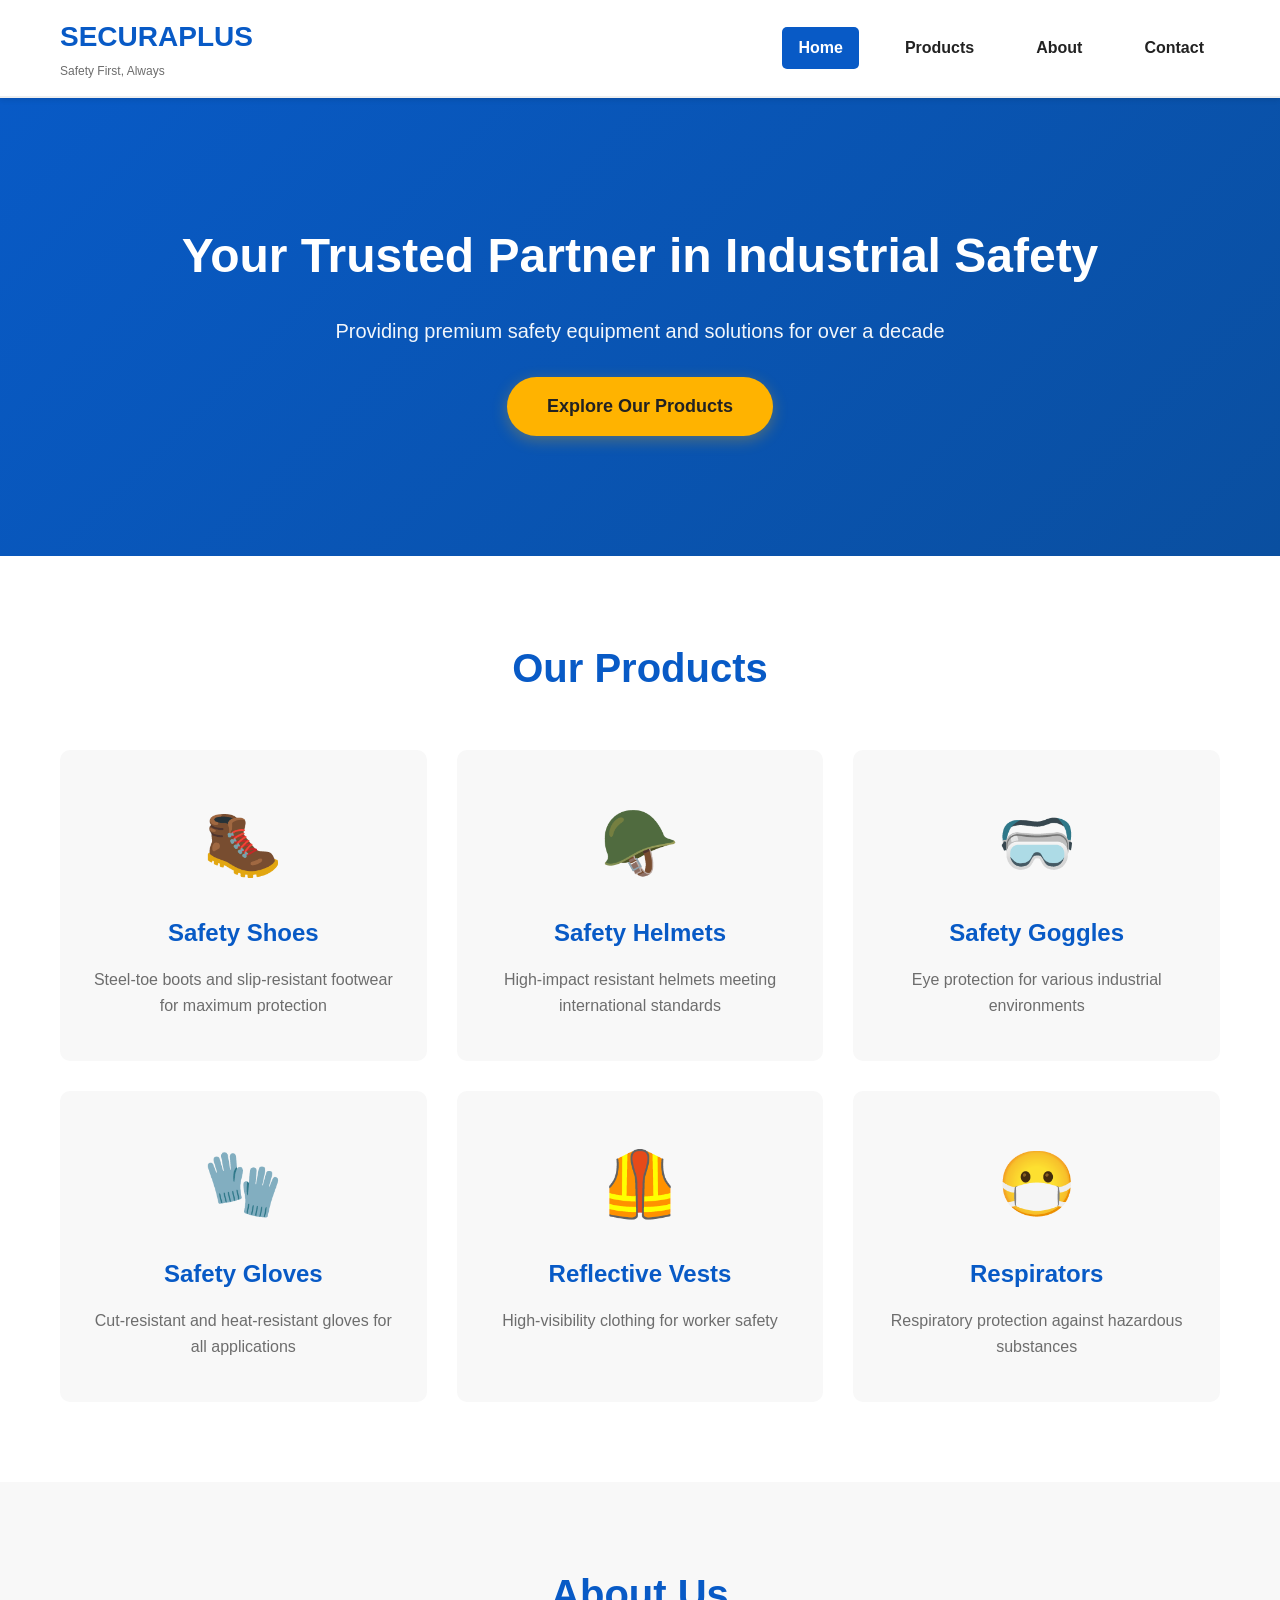
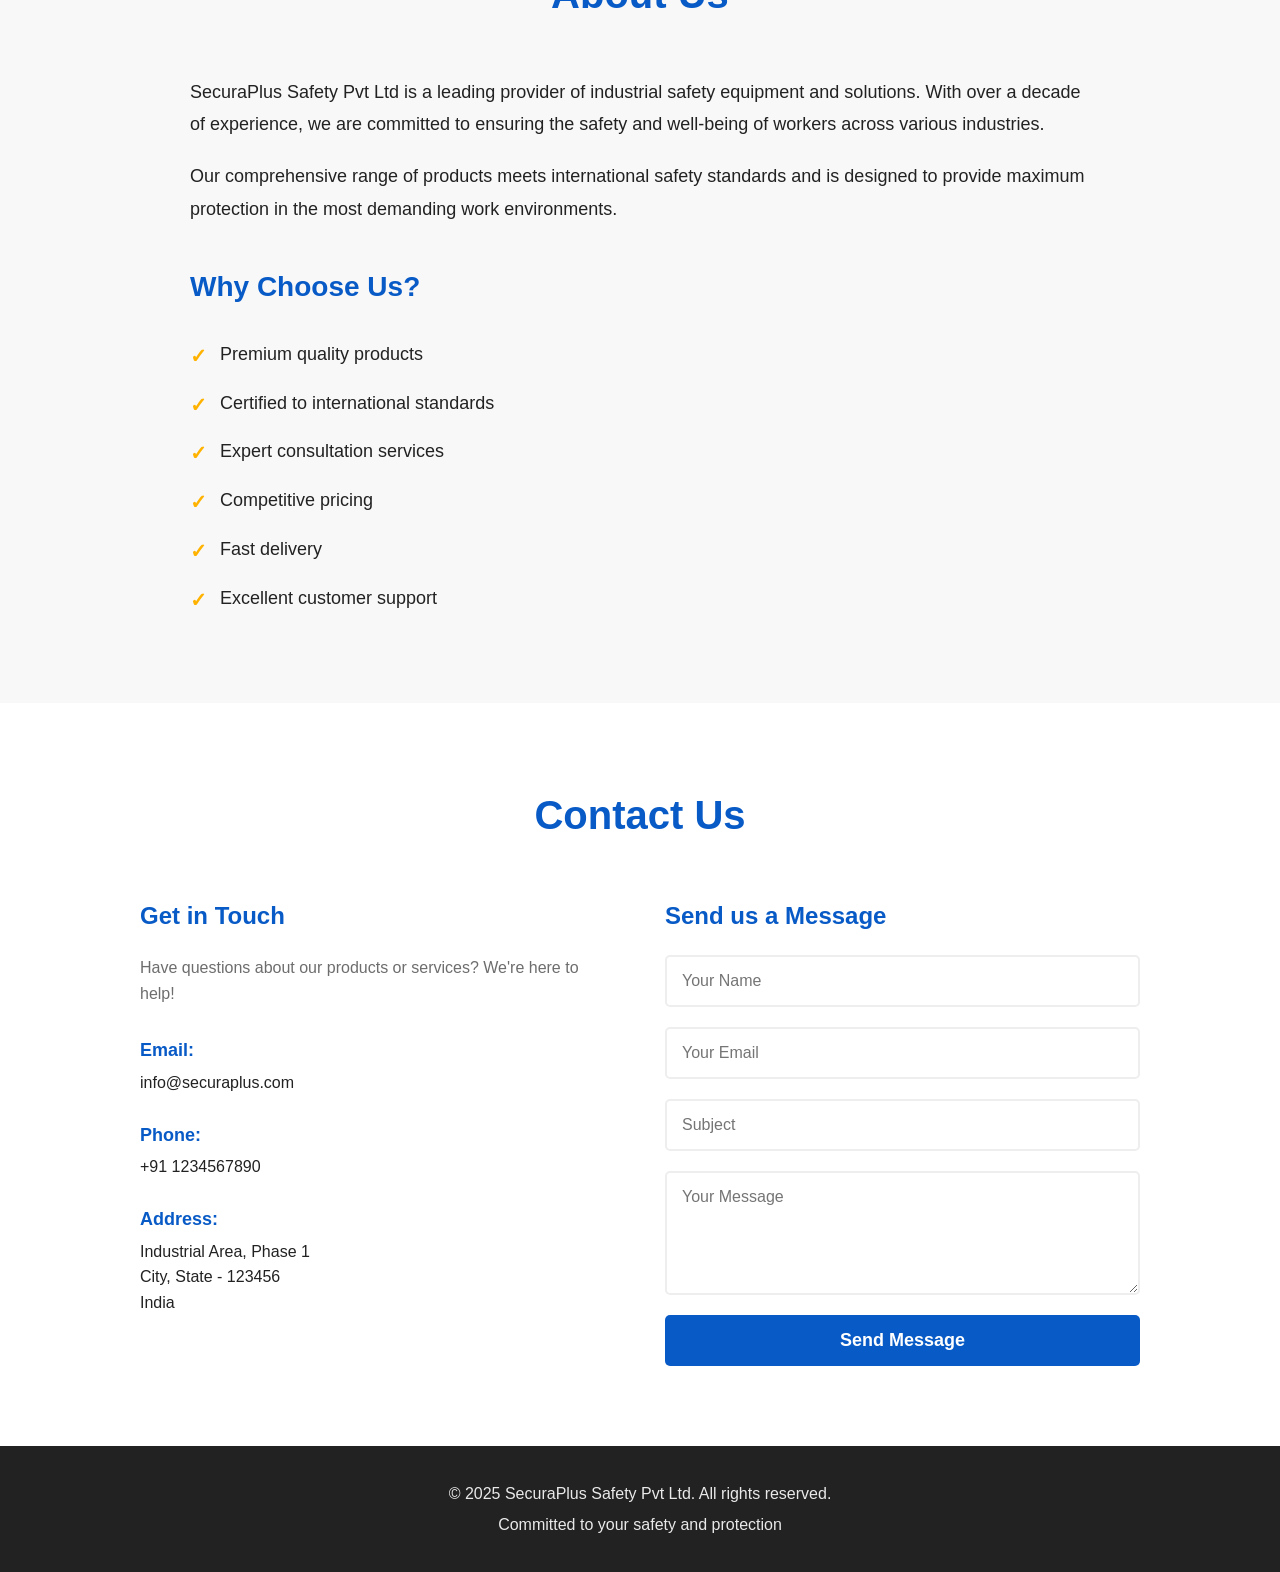
<file: index.html>
<!DOCTYPE html>
<html lang="en">
<head>
    <meta charset="UTF-8">
    <meta name="viewport" content="width=device-width, initial-scale=1.0">
    <meta name="description" content="SecuraPlus Safety Pvt Ltd - Leading provider of industrial safety equipment and solutions">
    <meta name="keywords" content="safety equipment, industrial safety, PPE, protective gear, safety solutions">
    <title>SecuraPlus Safety Pvt Ltd - Industrial Safety Equipment</title>
    <link rel="stylesheet" href="styles.css">
</head>
<body>
    <!-- Header -->
    <header class="header">
        <div class="container">
            <div class="logo">
                <h1>SECURAPLUS</h1>
                <p class="tagline">Safety First, Always</p>
            </div>
            <nav class="nav">
                <a href="#home" class="active">Home</a>
                <a href="#products">Products</a>
                <a href="#about">About</a>
                <a href="#contact">Contact</a>
            </nav>
        </div>
    </header>

    <!-- Hero Section -->
    <section id="home" class="hero">
        <div class="hero-content">
            <h2>Your Trusted Partner in Industrial Safety</h2>
            <p>Providing premium safety equipment and solutions for over a decade</p>
            <a href="#products" class="cta-button">Explore Our Products</a>
        </div>
    </section>

    <!-- Products Section -->
    <section id="products" class="products">
        <div class="container">
            <h2>Our Products</h2>
            <div class="product-grid">
                <div class="product-card">
                    <div class="product-icon">🥾</div>
                    <h3>Safety Shoes</h3>
                    <p>Steel-toe boots and slip-resistant footwear for maximum protection</p>
                </div>
                <div class="product-card">
                    <div class="product-icon">🪖</div>
                    <h3>Safety Helmets</h3>
                    <p>High-impact resistant helmets meeting international standards</p>
                </div>
                <div class="product-card">
                    <div class="product-icon">🥽</div>
                    <h3>Safety Goggles</h3>
                    <p>Eye protection for various industrial environments</p>
                </div>
                <div class="product-card">
                    <div class="product-icon">🧤</div>
                    <h3>Safety Gloves</h3>
                    <p>Cut-resistant and heat-resistant gloves for all applications</p>
                </div>
                <div class="product-card">
                    <div class="product-icon">🦺</div>
                    <h3>Reflective Vests</h3>
                    <p>High-visibility clothing for worker safety</p>
                </div>
                <div class="product-card">
                    <div class="product-icon">😷</div>
                    <h3>Respirators</h3>
                    <p>Respiratory protection against hazardous substances</p>
                </div>
            </div>
        </div>
    </section>

    <!-- About Section -->
    <section id="about" class="about">
        <div class="container">
            <h2>About Us</h2>
            <div class="about-content">
                <div class="about-text">
                    <p>SecuraPlus Safety Pvt Ltd is a leading provider of industrial safety equipment and solutions. With over a decade of experience, we are committed to ensuring the safety and well-being of workers across various industries.</p>
                    <p>Our comprehensive range of products meets international safety standards and is designed to provide maximum protection in the most demanding work environments.</p>
                    <h3>Why Choose Us?</h3>
                    <ul>
                        <li>Premium quality products</li>
                        <li>Certified to international standards</li>
                        <li>Expert consultation services</li>
                        <li>Competitive pricing</li>
                        <li>Fast delivery</li>
                        <li>Excellent customer support</li>
                    </ul>
                </div>
            </div>
        </div>
    </section>

    <!-- Contact Section -->
    <section id="contact" class="contact">
        <div class="container">
            <h2>Contact Us</h2>
            <div class="contact-content">
                <div class="contact-info">
                    <h3>Get in Touch</h3>
                    <p>Have questions about our products or services? We're here to help!</p>
                    <div class="contact-details">
                        <div class="contact-item">
                            <strong>Email:</strong>
                            <p>info@securaplus.com</p>
                        </div>
                        <div class="contact-item">
                            <strong>Phone:</strong>
                            <p>+91 1234567890</p>
                        </div>
                        <div class="contact-item">
                            <strong>Address:</strong>
                            <p>Industrial Area, Phase 1<br>
                            City, State - 123456<br>
                            India</p>
                        </div>
                    </div>
                </div>
                <div class="contact-form">
                    <h3>Send us a Message</h3>
                    <form>
                        <input type="text" placeholder="Your Name" required>
                        <input type="email" placeholder="Your Email" required>
                        <input type="text" placeholder="Subject" required>
                        <textarea placeholder="Your Message" rows="5" required></textarea>
                        <button type="submit" class="submit-button">Send Message</button>
                    </form>
                </div>
            </div>
        </div>
    </section>

    <!-- Footer -->
    <footer class="footer">
        <div class="container">
            <p>&copy; 2025 SecuraPlus Safety Pvt Ltd. All rights reserved.</p>
            <p>Committed to your safety and protection</p>
        </div>
    </footer>

    <script src="script.js"></script>
</body>
</html>
</file>
<file: styles.css>
/* Root Variables */
:root {
    --primary-blue: #085ac6;
    --accent-yellow: #ffb300;
    --dark-gray: #222;
    --light-gray: #6d6d6d;
    --light-bg: #f8f8f8;
    --white: #ffffff;
    --border-color: #eee;
}

/* Reset and Base Styles */
* {
    margin: 0;
    padding: 0;
    box-sizing: border-box;
}

html {
    scroll-behavior: smooth;
}

body {
    font-family: 'Segoe UI', Tahoma, Geneva, Verdana, sans-serif;
    line-height: 1.6;
    color: var(--dark-gray);
    background-color: var(--light-bg);
}

.container {
    max-width: 1200px;
    margin: 0 auto;
    padding: 0 20px;
}

/* Header */
.header {
    background-color: var(--white);
    border-bottom: 2px solid var(--border-color);
    position: sticky;
    top: 0;
    z-index: 1000;
    box-shadow: 0 2px 5px rgba(0, 0, 0, 0.1);
}

.header .container {
    display: flex;
    justify-content: space-between;
    align-items: center;
    padding: 15px 20px;
}

.logo h1 {
    color: var(--primary-blue);
    font-size: 28px;
    font-weight: 700;
    margin-bottom: 0;
}

.logo .tagline {
    color: var(--light-gray);
    font-size: 12px;
    margin-top: 2px;
}

.nav {
    display: flex;
    gap: 30px;
}

.nav a {
    text-decoration: none;
    color: var(--dark-gray);
    font-weight: 600;
    font-size: 16px;
    padding: 8px 16px;
    border-radius: 5px;
    transition: all 0.3s ease;
    position: relative;
}

.nav a:hover,
.nav a.active {
    background-color: var(--primary-blue);
    color: var(--white);
}

/* Hero Section */
.hero {
    background: linear-gradient(135deg, var(--primary-blue) 0%, #0a4fa0 100%);
    color: var(--white);
    padding: 120px 20px;
    text-align: center;
}

.hero-content h2 {
    font-size: 48px;
    margin-bottom: 20px;
    font-weight: 700;
}

.hero-content p {
    font-size: 20px;
    margin-bottom: 30px;
    opacity: 0.95;
}

.cta-button {
    display: inline-block;
    background-color: var(--accent-yellow);
    color: var(--dark-gray);
    padding: 15px 40px;
    text-decoration: none;
    border-radius: 50px;
    font-weight: 700;
    font-size: 18px;
    transition: all 0.3s ease;
    box-shadow: 0 4px 15px rgba(255, 179, 0, 0.3);
}

.cta-button:hover {
    background-color: #e6a000;
    transform: translateY(-2px);
    box-shadow: 0 6px 20px rgba(255, 179, 0, 0.4);
}

/* Products Section */
.products {
    padding: 80px 20px;
    background-color: var(--white);
}

.products h2 {
    text-align: center;
    font-size: 40px;
    color: var(--primary-blue);
    margin-bottom: 50px;
}

.product-grid {
    display: grid;
    grid-template-columns: repeat(auto-fit, minmax(300px, 1fr));
    gap: 30px;
    margin-top: 40px;
}

.product-card {
    background-color: var(--light-bg);
    padding: 40px 30px;
    border-radius: 10px;
    text-align: center;
    transition: all 0.3s ease;
    border: 2px solid transparent;
}

.product-card:hover {
    transform: translateY(-5px);
    box-shadow: 0 10px 30px rgba(0, 0, 0, 0.1);
    border-color: var(--primary-blue);
}

.product-icon {
    font-size: 64px;
    margin-bottom: 20px;
}

.product-card h3 {
    color: var(--primary-blue);
    font-size: 24px;
    margin-bottom: 15px;
}

.product-card p {
    color: var(--light-gray);
    font-size: 16px;
    line-height: 1.6;
}

/* About Section */
.about {
    padding: 80px 20px;
    background-color: var(--light-bg);
}

.about h2 {
    text-align: center;
    font-size: 40px;
    color: var(--primary-blue);
    margin-bottom: 50px;
}

.about-content {
    max-width: 900px;
    margin: 0 auto;
}

.about-text p {
    font-size: 18px;
    color: var(--dark-gray);
    margin-bottom: 20px;
    line-height: 1.8;
}

.about-text h3 {
    color: var(--primary-blue);
    font-size: 28px;
    margin-top: 40px;
    margin-bottom: 20px;
}

.about-text ul {
    list-style: none;
    padding-left: 0;
}

.about-text ul li {
    padding: 10px 0;
    padding-left: 30px;
    position: relative;
    font-size: 18px;
}

.about-text ul li:before {
    content: "✓";
    position: absolute;
    left: 0;
    color: var(--accent-yellow);
    font-weight: bold;
    font-size: 20px;
}

/* Contact Section */
.contact {
    padding: 80px 20px;
    background-color: var(--white);
}

.contact h2 {
    text-align: center;
    font-size: 40px;
    color: var(--primary-blue);
    margin-bottom: 50px;
}

.contact-content {
    display: grid;
    grid-template-columns: 1fr 1fr;
    gap: 50px;
    max-width: 1000px;
    margin: 0 auto;
}

.contact-info h3,
.contact-form h3 {
    color: var(--primary-blue);
    font-size: 24px;
    margin-bottom: 20px;
}

.contact-info p {
    color: var(--light-gray);
    font-size: 16px;
    margin-bottom: 30px;
}

.contact-details {
    margin-top: 30px;
}

.contact-item {
    margin-bottom: 25px;
}

.contact-item strong {
    color: var(--primary-blue);
    font-size: 18px;
    display: block;
    margin-bottom: 5px;
}

.contact-item p {
    margin: 0;
    color: var(--dark-gray);
}

.contact-form form {
    display: flex;
    flex-direction: column;
    gap: 20px;
}

.contact-form input,
.contact-form textarea {
    padding: 15px;
    border: 2px solid var(--border-color);
    border-radius: 5px;
    font-size: 16px;
    font-family: inherit;
    transition: border-color 0.3s ease;
}

.contact-form input:focus,
.contact-form textarea:focus {
    outline: none;
    border-color: var(--primary-blue);
}

.submit-button {
    background-color: var(--primary-blue);
    color: var(--white);
    padding: 15px 30px;
    border: none;
    border-radius: 5px;
    font-size: 18px;
    font-weight: 600;
    cursor: pointer;
    transition: all 0.3s ease;
}

.submit-button:hover {
    background-color: #0a4fa0;
    transform: translateY(-2px);
    box-shadow: 0 4px 15px rgba(8, 90, 198, 0.3);
}

/* Footer */
.footer {
    background-color: var(--dark-gray);
    color: var(--white);
    text-align: center;
    padding: 30px 20px;
}

.footer p {
    margin: 5px 0;
    opacity: 0.9;
}

/* Responsive Design */
@media (max-width: 768px) {
    .header .container {
        flex-direction: column;
        gap: 15px;
    }

    .nav {
        gap: 15px;
    }

    .nav a {
        font-size: 14px;
        padding: 6px 12px;
    }

    .hero-content h2 {
        font-size: 32px;
    }

    .hero-content p {
        font-size: 16px;
    }

    .products h2,
    .about h2,
    .contact h2 {
        font-size: 32px;
    }

    .product-grid {
        grid-template-columns: 1fr;
    }

    .contact-content {
        grid-template-columns: 1fr;
        gap: 40px;
    }

    .logo h1 {
        font-size: 24px;
    }
}

@media (max-width: 480px) {
    .hero {
        padding: 80px 20px;
    }

    .hero-content h2 {
        font-size: 28px;
    }

    .cta-button {
        padding: 12px 30px;
        font-size: 16px;
    }

    .products,
    .about,
    .contact {
        padding: 50px 20px;
    }
}
</file>
